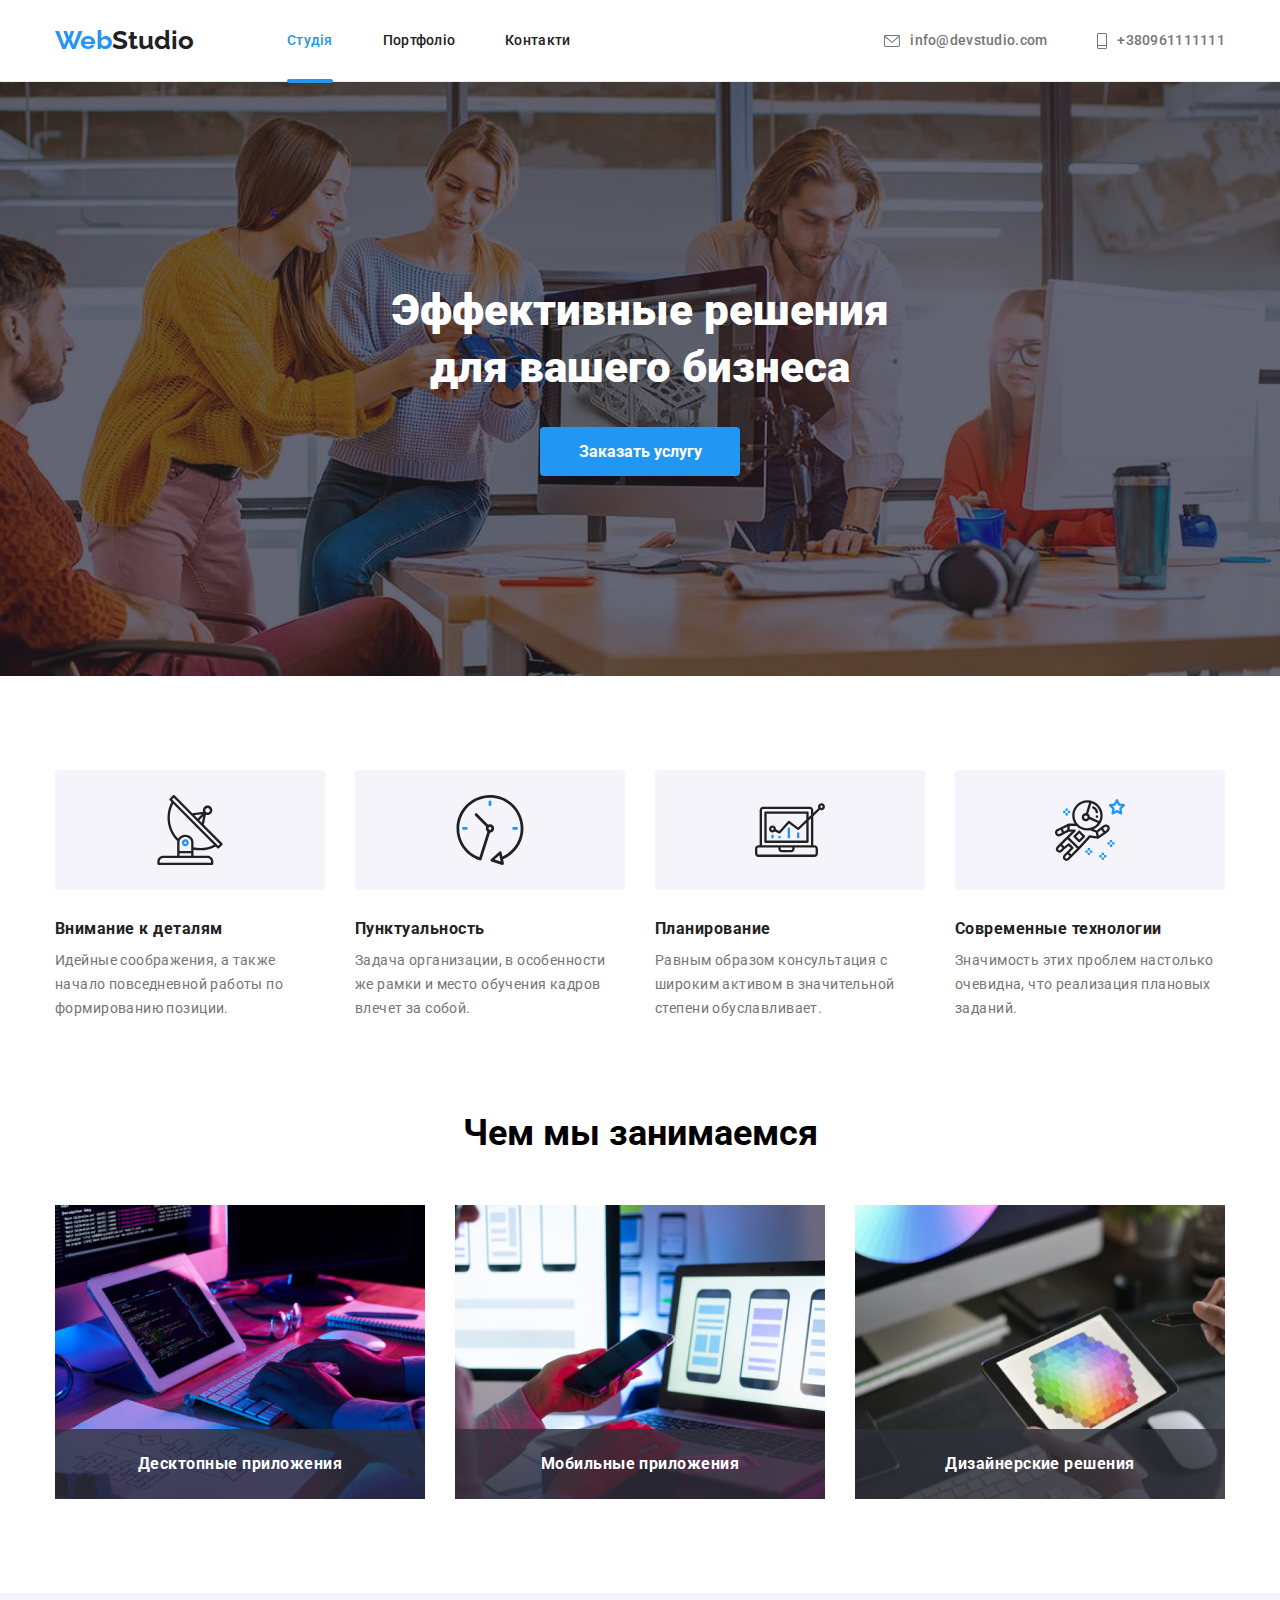
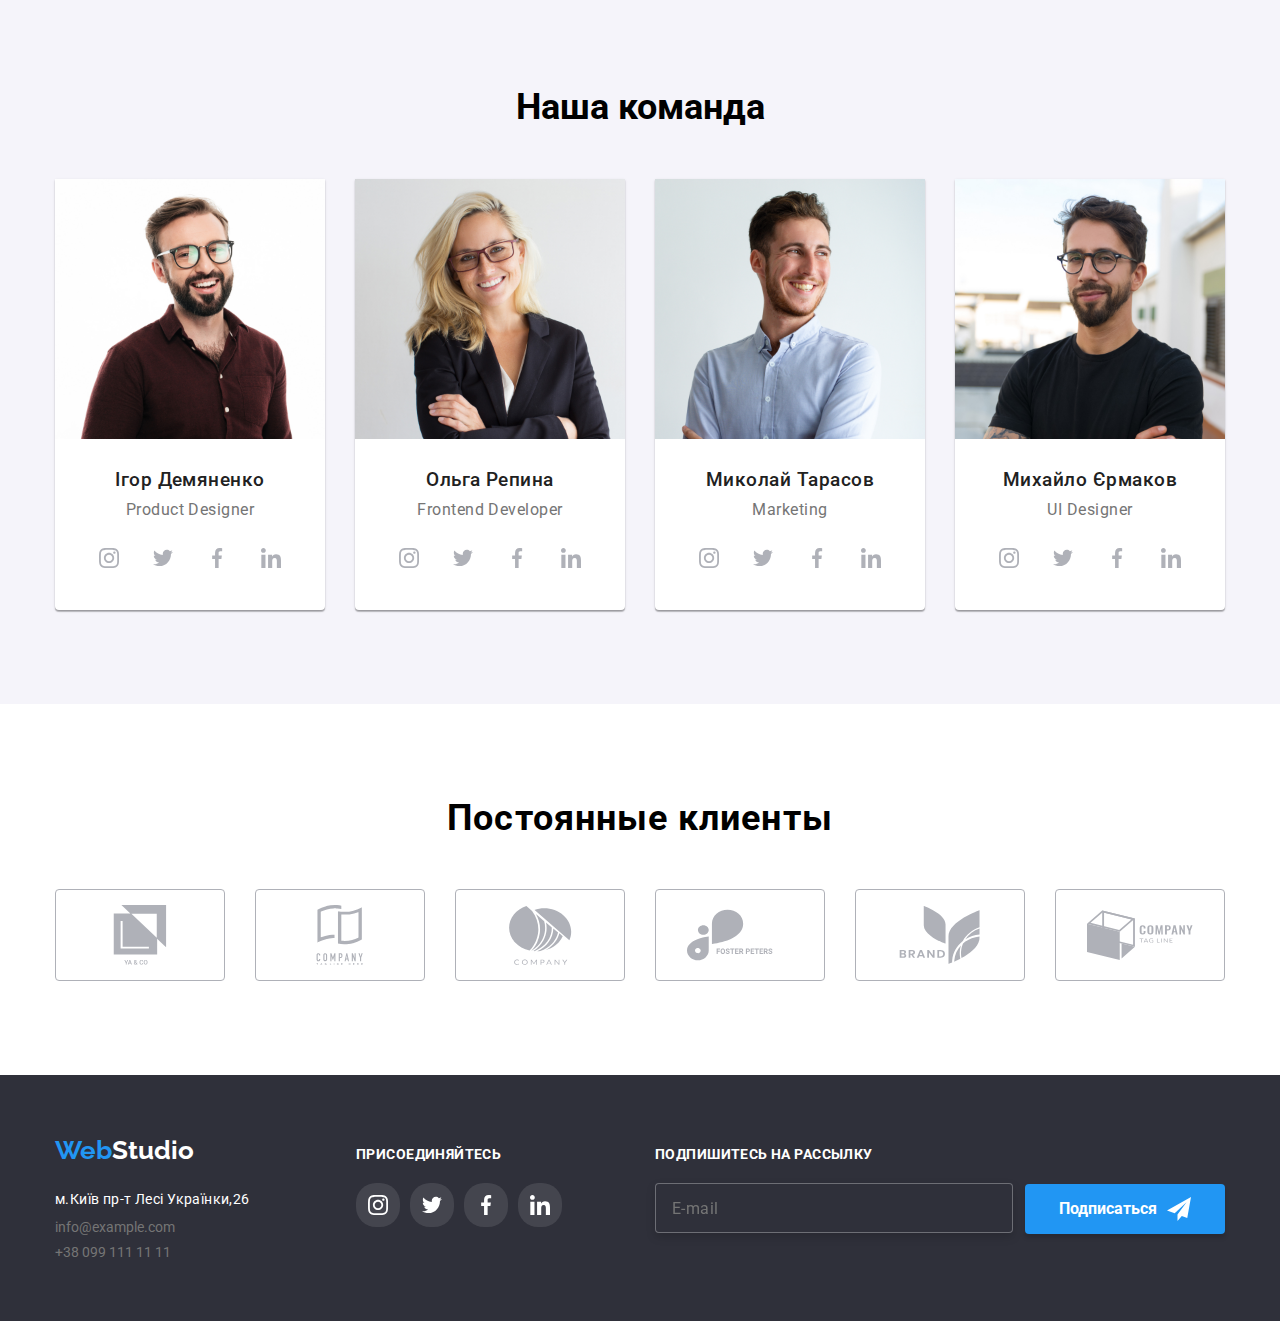
<file: index.html>
<!DOCTYPE html>
<html lang="ru">

<head>
    <meta charset="UTF-8">
    <meta http-equiv="X-UA-Compatible" content="IE=edge">
    <meta name="viewport" content="width=device-width, initial-scale=1.0">
    <link rel="stylesheet" href="https://cdnjs.cloudflare.com/ajax/libs/modern-normalize/1.1.0/modern-normalize.min.css"
        integrity="sha512-wpPYUAdjBVSE4KJnH1VR1HeZfpl1ub8YT/NKx4PuQ5NmX2tKuGu6U/JRp5y+Y8XG2tV+wKQpNHVUX03MfMFn9Q=="
        crossorigin="anonymous" referrerpolicy="no-referrer" />
    <link rel="stylesheet" href="https://cdnjs.cloudflare.com/ajax/libs/modern-normalize/1.1.0/modern-normalize.css"
        integrity="sha512-Y0MM+V6ymRKN2zStTqzQ227DWhhp4Mzdo6gnlRnuaNCbc+YN/ZH0sBCLTM4M0oSy9c9VKiCvd4Jk44aCLrNS5Q=="
        crossorigin="anonymous" referrerpolicy="no-referrer" />
    <link rel=“preconnect” href=“https://fonts.gstatic.com”>
    <link rel="preconnect" href="https://fonts.googleapis.com">
    <link rel="preconnect" href="https://fonts.gstatic.com" crossorigin>
    <link href="https://fonts.googleapis.com/css2?family=Raleway:wght@700&family=Roboto:wght@400;500;700;900&display=swap"
        rel="stylesheet">
        <link rel="stylesheet" href="./css/main.min.css">
    <title>WebStudio</title>
    <!-- <link rel="stylesheet" href="./css/styles.css"> -->
</head>

<body>
    <!--Шапка сторінки-->
    <header class="page-header">
        <div class="container container-nav">
            <a href="" class="logo page-header__logo"><span class="web">Web</span>Studio</a>
            <!---Навігація-->
            <nav>
                <ul class="site-nav list">
                    <li class="site-nav__item">
                        <a class="studio-primary line " href="">
                            Студія</a>
                    </li>
                    <li class="site-nav__item">
                        <a href="./portfolio.html" class="site-nav__link">Портфоліо</a>
                    </li>
                    <li class="site-nav__item">
                        <a href="" class="site-nav__link">Контакти</a>
                    </li>
                </ul>
            </nav>
                <ul class="contacts list">
                    <li class="contacts__item">
                        <a class="contacts__link" href="mailto:info@devstudio.com  ">
                            <svg class="contacts__iconmail" width="16" height="12">
                                <use href="./css/img.css/svg-img/symbol-defs.svg#icon-mail"></use>
                            </svg>
                            info@devstudio.com</a>
                    </li>
                    <li class="contacts__item" >
                        <a class="contacts__link" href="tel:+380961111111 "> 
                            <svg class="contacts__iconphone" width="10" height="16">
                                <use href="./css/img.css/svg-img/symbol-defs.svg#icon-phone"></use>
                            </svg>
                            +380961111111</a>
                    </li>
                </ul>
        </div>
    </header>
</body>
    <main>
        <!--Рішення для бізнесу-->
        <section class="section-article">
                <div class="container">
                    <h1 class="section-article__title">Эффективные решения <br> для вашего бизнеса</h1>
                    <button data-modal-open type="button" class="section-article__button" >Заказать услугу</button>
                </div>
        </section>
        <!--Самі рішення-->
        <section class="section-solutions section">
            <div class="container">
                <h2  class="visually-hidden">Рішення</h2>
                <ul class="section-solutions__list list">
                    <li class="section-solutions__item">
                        <div class="section-solutions__icons">
                            <svg width="70" height="70">
                                <use href="./css/img.css/svg-img/symbol-defs.svg#icon-antenna"></use>
                            </svg>
                        </div>
                        <h3 class="section-solutions__title">Внимание к деталям</h3>
                        <p class="section-solutions__content">
                            Идейные соображения, а также начало повседневной работы по формированию позиции.
                        </p>
                    </li>
                    <li class="section-solutions__item">
                        <div class="section-solutions__icons">
                            <svg  width="70" height="70">
                                <use href="./css/img.css/svg-img/symbol-defs.svg#icon-clock"></use>
                            </svg>
                        </div>
                        <h3 class="section-solutions__title">Пунктуальность</h3>
                        <p class="section-solutions__content">
                            Задача организации, в особенности <br> же рамки и место обучения кадров влечет за собой.
                        </p>
                    </li>
                    <li class="section-solutions__item">
                        <div class="section-solutions__icons">
                            <svg width="70" height="70">
                                <use href="./css/img.css/svg-img/symbol-defs.svg#icon-diagram"></use>
                            </svg>
                        </div>
                        <h3 class="section-solutions__title">Планирование</h3>
                        <p class="section-solutions__content">
                            Равным образом консультация с широким активом в значительной степени обуславливает.
                        </p>
                    </li>
                    <li class="section-solutions__item">
                        <div class="section-solutions__icons">
                            <svg width="70" height="70">
                                <use href="./css/img.css/svg-img/symbol-defs.svg#icon-astronaut"></use>
                            </svg>
                        </div>
                        <h3 class="section-solutions__title">Современные технологии</h3>
                        <p class="section-solutions__content">
                            Значимость этих проблем настолько очевидна, что реализация плановых заданий.
                        </p>
                    </li>
                </ul>
            </div>
        </section>
        <!--Чим ми займаємось-->
        <section class="work-section section">
            <div class="container">
                <h2 class="work-section__title work-section__title--primary">Чем мы занимаемся</h2>
                <ul class="list work-section__list">
                    <li class="work-section__item">
                        <div class="work-section__position">
                             <img src="./img/img.jpg" alt="Людина набирає текст на клавіатурі" width="370" height="294">
                        <h3 class="work-section__position--content work-section__position--frame">Десктопные приложения</h3>
                        </div>
                    </li>
                    <li class="work-section__item">
                        <div class="work-section__position">
                            <img src="./img/img(1).jpg" alt="Людина тримає телефон і рука лежить на клавіатурі ноутбука"
                                width="370" height="294">
                                <h3 class="work-section__position--content work-section__position--frame">Мобильные приложения</h3>
                        </div>
                    </li>
                    <li class="work-section__item">
                        <div class="work-section__position">
                            <img src="./img/img(2).jpg" alt="Людина працює з планшетом" width="370" height="294">
                            <h3 class="work-section__position--content work-section__position--frame">Дизайнерские решения</h3>
                        </div>
                    </li>
                </ul>
            </div>

        </section>
        <!--Наша команда-->
        <section class="section section-team">
            <div class="container">
                <h2 class="section-team__title">Наша команда</h2>
                <ul class="section-team__list list">
                    <li class="section-team__item">
                        <img src="./img/img(3).jpg" alt="Фото чоловіка в окулярах" width="270" height="260">
                        <div class="sectin-team__box">
                            <h3 class="section-team__name">Ігор Демяненко</h3>
                            <p class="section-team__work ">Product Designer</p>
                            <div class="team-box-item">
                                <ul>
                                    <li class="team-box-list">
                                        <a class="socials" href="#">
                                            <svg width="20" height="20">
                                                <use href="./css/img.css/svg-img/symbol-defs.svg#icon-instagram"></use>
                                            </svg>
                                        </a>
                                    </li>
                                    <li  class="team-box-list">
                                        <a class="socials social-icons" href="#">
                                            <svg width="20" height="20">
                                                <use href="./css/img.css/svg-img/symbol-defs.svg#icon-twitter"></use>
                                            </svg>
                                        </a>
                                    </li>
                                    <li  class="team-box-list">
                                        <a class="socials social-icons" href="#">
                                            <svg width="20" height="20">
                                                <use href="./css/img.css/svg-img/symbol-defs.svg#icon-facebook"></use>
                                            </svg>
                                        </a>
                                    </li>
                                    <li  class="team-box-list">
                                        <a class="socials social-icons" href="#">
                                            <svg width="20" height="20">
                                                <use href="./css/img.css/svg-img/symbol-defs.svg#icon-linkedin"></use>
                                            </svg>
                                        </a>
                                    </li>
                                </ul>
                            </div>
                        </div>
                    </li>
                    <li class="section-team__item">
                        <img src="./img/img(4).jpg" alt="Жінка" width="270" height="260">
                        <div class="sectin-team__box">
                            <h3 class="section-team__name">Ольга Репина</h3>
                            <p class="section-team__work">Frontend Developer</p>
                            <div class="team-box-item">
                                <ul>
                                    <li  class="team-box-list">
                                        <a class="socials social-icons" href="#">
                                            <svg width="20" height="20">
                                                <use href="./css/img.css/svg-img/symbol-defs.svg#icon-instagram"></use>
                                            </svg>
                                        </a>
                                    </li>
                                    <li  class="team-box-list">
                                        <a class="socials social-icons" href="#">
                                            <svg width="20" height="20">
                                                <use href="./css/img.css/svg-img/symbol-defs.svg#icon-twitter"></use>
                                            </svg>
                                        </a>
                                    </li>
                                    <li  class="team-box-list">
                                        <a class="socials social-icons" href="#">
                                            <svg width="20" height="20">
                                                <use href="./css/img.css/svg-img/symbol-defs.svg#icon-facebook"></use>
                                            </svg>
                                        </a>
                                    </li>
                                    <li  class="team-box-list">
                                        <a class="socials social-icons" href="#">
                                            <svg width="20" height="20">
                                                <use href="./css/img.css/svg-img/symbol-defs.svg#icon-linkedin"></use>
                                            </svg>
                                        </a>
                                    </li>
                                </ul>
                            </div>
                        </div>
                    </li>
                    <li class="section-team__item">
                        <img src="./img/img(5).jpg" alt="Чоловік в блій рубашці" width="270" height="260">
                        <div class="sectin-team__box">
                            <h3 class="section-team__name">Миколай Тарасов</h3>
                            <p class="section-team__work">Marketing</p>
                        <div class="team-box-item">
                           <ul>
                               <li  class="team-box-list">
                                    <a class="socials social-icons" href="#">
                                        <svg width="20" height="20">
                                            <use href="./css/img.css/svg-img/symbol-defs.svg#icon-instagram"></use>
                                        </svg>
                                    </a>
                                </li>
                                <li  class="team-box-list">
                                    <a class="socials social-icons" href="#">
                                        <svg width="20" height="20">
                                            <use href="./css/img.css/svg-img/symbol-defs.svg#icon-twitter"></use>
                                        </svg>
                                    </a>
                                </li>
                                <li  class="team-box-list">
                                    <a class="socials social-icons" href="#">
                                        <svg width="20" height="20">
                                            <use href="./css/img.css/svg-img/symbol-defs.svg#icon-facebook"></use>
                                        </svg>
                                    </a>
                                </li>
                                <li  class="team-box-list">
                                    <a class="socials social-icons" href="#">
                                        <svg width="20" height="20">
                                            <use href="./css/img.css/svg-img/symbol-defs.svg#icon-linkedin"></use>
                                        </svg>
                                    </a>
                                </li>
                           </ul>
                        </div>
                        </div>
                        
                    </li>
                    <li class="section-team__item">
                        <img src="./img/img(6).jpg" alt="Чоловік в чорній футболці і окулярах" width="270" height="260">
                        <div class="sectin-team__box">
                            <h3 class="section-team__name">Михайло Єрмаков</h3>
                            <p class="section-team__work">UI Designer</p>
                            <div class="team-box-item">
                                <ul>
                                    <li  class="team-box-list">
                                        <a class="socials social-icons" href="#">
                                            <svg width="20" height="20">
                                                <use href="./css/img.css/svg-img/symbol-defs.svg#icon-instagram"></use>
                                            </svg>
                                        </a>
                                    </li>
                                    <li  class="team-box-list">
                                        <a class="socials social-icons" href="#">
                                            <svg width="20" height="20">
                                                <use href="./css/img.css/svg-img/symbol-defs.svg#icon-twitter"></use>
                                            </svg>
                                        </a>
                                    </li>
                                    <li  class="team-box-list">
                                        <a class="socials social-icons" href="#">
                                            <svg width="20" height="20">
                                                <use href="./css/img.css/svg-img/symbol-defs.svg#icon-facebook"></use>
                                            </svg>
                                        </a>
                                    </li>
                                    <li  class="team-box-list">
                                        <a class="socials social-icons" href="#">
                                            <svg width="20" height="20">
                                                <use href="./css/img.css/svg-img/symbol-defs.svg#icon-linkedin"></use>
                                            </svg>
                                        </a>
                                    </li>
                                </ul>
                            </div>
                        </div>
                        
                    </li>
                </ul>
            </div>
        </section>
        <!-- Постійні клієнти -->
        <section class="section section-clients">
            <div class="container">
                <h2 class="section-clients__list">Постоянные клиенты</h2>
                <ul class="list section-clients__logo">
                        <li class="section-clients__item"><a class="section-clients__interactive" href="#">
                            <svg width="106" height="60">
                                <use href="./css/img.css/svg-img/symbol-defs.svg#icon-yaco"></use>
                            </svg>
                        </a>
                    </li>
                        <li class="section-clients__item"><a class="section-clients__interactive" href="#">
                            <svg width="106" height="60">
                                <use href="./css/img.css/svg-img/symbol-defs.svg#icon-company-tag"></use>
                            </svg>
                        </a>
                    </li>
                    <li class="section-clients__item"><a  class="section-clients__interactive" href="#">
                        <svg width="106" height="60">
                            <use href="./css/img.css/svg-img/symbol-defs.svg#icon-company"></use>
                        </svg>
                    </a>
                </li>
                    <li class="section-clients__item"><a  class="section-clients__interactive" href="#">
                        <svg width="106" height="60">
                            <use href="./css/img.css/svg-img/symbol-defs.svg#icon-foster-peters"></use>
                        </svg>
                    </a>
                </li>
                    <li class="section-clients__item"><a  class="section-clients__interactive" href="#">
                        <svg width="106" height="60">
                            <use href="./css/img.css/svg-img/symbol-defs.svg#icon-brand"></use>
                        </svg>
                    </a>
                </li>
                    <li class="section-clients__item"><a  class="section-clients__interactive" href="#">
                        <svg width="106" height="60">
                            <use href="./css/img.css/svg-img/symbol-defs.svg#icon-company-tag-line"></use>
                        </svg>
                    </a>
                </li>
                </ul>
            </div>
        </section>
    </main>
    <!--Футер-->
    <footer class="footer">
            <div class="container footer-container">
            <div class="footer-addres">
                <a href="" class="logo footer-logo "><span class="web">Web</span><span class="studio">Studio</span></a>
            <address>
                <ul class="list footer-list">
                    <li class="address footer-item">м.Київ пр-т Лесі Українки,26</li>
                    <li class="footer-nav nav-link footer-item"><a class="link-color contacts-link-footer" href="mailto:info@example.com">info@example.com</a></li>
                    <li class="footer-nav nav-link footer-item"><a class="link-color contacts-link-footer" href="tel:+380991111111">+38 099 111 11 11</a></li>
                </ul>
            </address>
            </div>
            <div class="join">
                <h3 class="social-join">присоединяйтесь</h3>
            <ul class="social-item">
                <li class="socials-item-list">
                    <a class="socials-footer" href="#">
                        <svg width="20" height="20">
                            <use href="./css/img.css/svg-img/symbol-defs.svg#icon-instagram"></use>
                        </svg>
                    </a>
                </li>
                <li class="socials-item-list">
                    <a class="socials-footer socials-footer-link" href="#">
                        <svg width="20" height="20">
                            <use href="./css/img.css/svg-img/symbol-defs.svg#icon-twitter"></use>
                        </svg>
                    </a>
                </li>
                <li class="socials-item-list"><a class="socials-footer socials-footer-link" href="#">
                    <svg width="20" height="20">
                        <use href="./css/img.css/svg-img/symbol-defs.svg#icon-facebook"></use>
                    </svg>
                </a>
                </li>
                <li class="socials-item-list"><a class="socials-footer socials-footer-link" href="#">
                    <svg width="20" height="20">
                        <use href="./css/img.css/svg-img/symbol-defs.svg#icon-linkedin"></use>
                    </svg>
                </a></li>
            </ul>
            </div>
                <form class="forma" name="sighn-up-for-mailing"  autocomplete="on">
                    <h3 class="sighn">Подпишитесь на рассылку</h3>
                    <label class="label-mail" for="E-mail" ></label>
                    <input class="input-mail" type="email" name="E-mail" id="E-mail" placeholder="E-mail"><button class="submit-button" type="submit">
                        Подписаться
                    <svg class="send" width="24" height="24">
                        <use href="./css/img.css/svg-img/send.svg#icon-send"></use>
                    </svg></button>
                </form>
            </div>
    </footer>
<div class="backdrop is-hidden" data-modal>
    <div class="modal">
        <h2 class="modal-title">Оставьте свои данные, мы вам перезвоним</h2>
        <form class="modal-form" >
            <div class="user-contacts">
                <label class="user-contact-list" for="user-name"> Имя</label>
                <span class="position-modal span">
                    <input  type="text" name="name" id="user-name" >
                    <svg class="position-modal-icon" width="12" height="12">
                        <use href="./css/img.css/svg-img/modal-icons.svg#icon-body"></use>
                    </svg>
                </span>
            </div>
            <div class="user-contacts">
                    <label class="user-contact-list" for="user-tell">Телефон</label>
                <span class="position-modal span">
                        <input  type="tel" name="tell" id="user-tell">
                        <svg class="position-modal-icon" width="13" height="13">
                            <use href="./css/img.css/svg-img/modal-icons.svg#icon-phone"></use>
                        </svg>
                </span>
            </div>
            <div class="user-contacts">
                    <label class="user-contact-list" for="user-email">Почта</label>
                <span class="position-modal span">
                    <input  type="email" name="user-email" id="user-email" required>
                    <svg class="position-modal-icon" width="15" height="12">
                        <use href="./css/img.css/svg-img/modal-icons.svg#icon-mail"></use>
                    </svg>
                </span>
            </div>
            <div class="user-contacts contacts-comment">
                <label class="user-contact-list" for="user-comments">Комментарий</label>
                <textarea name="comments" id="user-comments" cols="30" rows="5" placeholder="Введите текст"></textarea>
            </div>
                <label class="label">
                    <input class="checkbox" type="checkbox" name="user-deal" value="deal">
                    <span class="icon"></span>
                    Соглашаюсь с рассылкой и принимаю <a class="deal" href=""> Условия договора</a></label>
                <div class="button-send">
                    <button class="btn-send" type="submit">Отправить</button>
                </div>
        </form>
    <button class="close" data-modal-close>
        <svg class="close-hover" width="11" height="11">
            <use  href="./css/img.css/svg-img/close.svg#icon-close"></use>
        </svg>
        </button>
    </div>
</div>
<script src="./js/modal.js"></script>
</body>

</html>
</file>
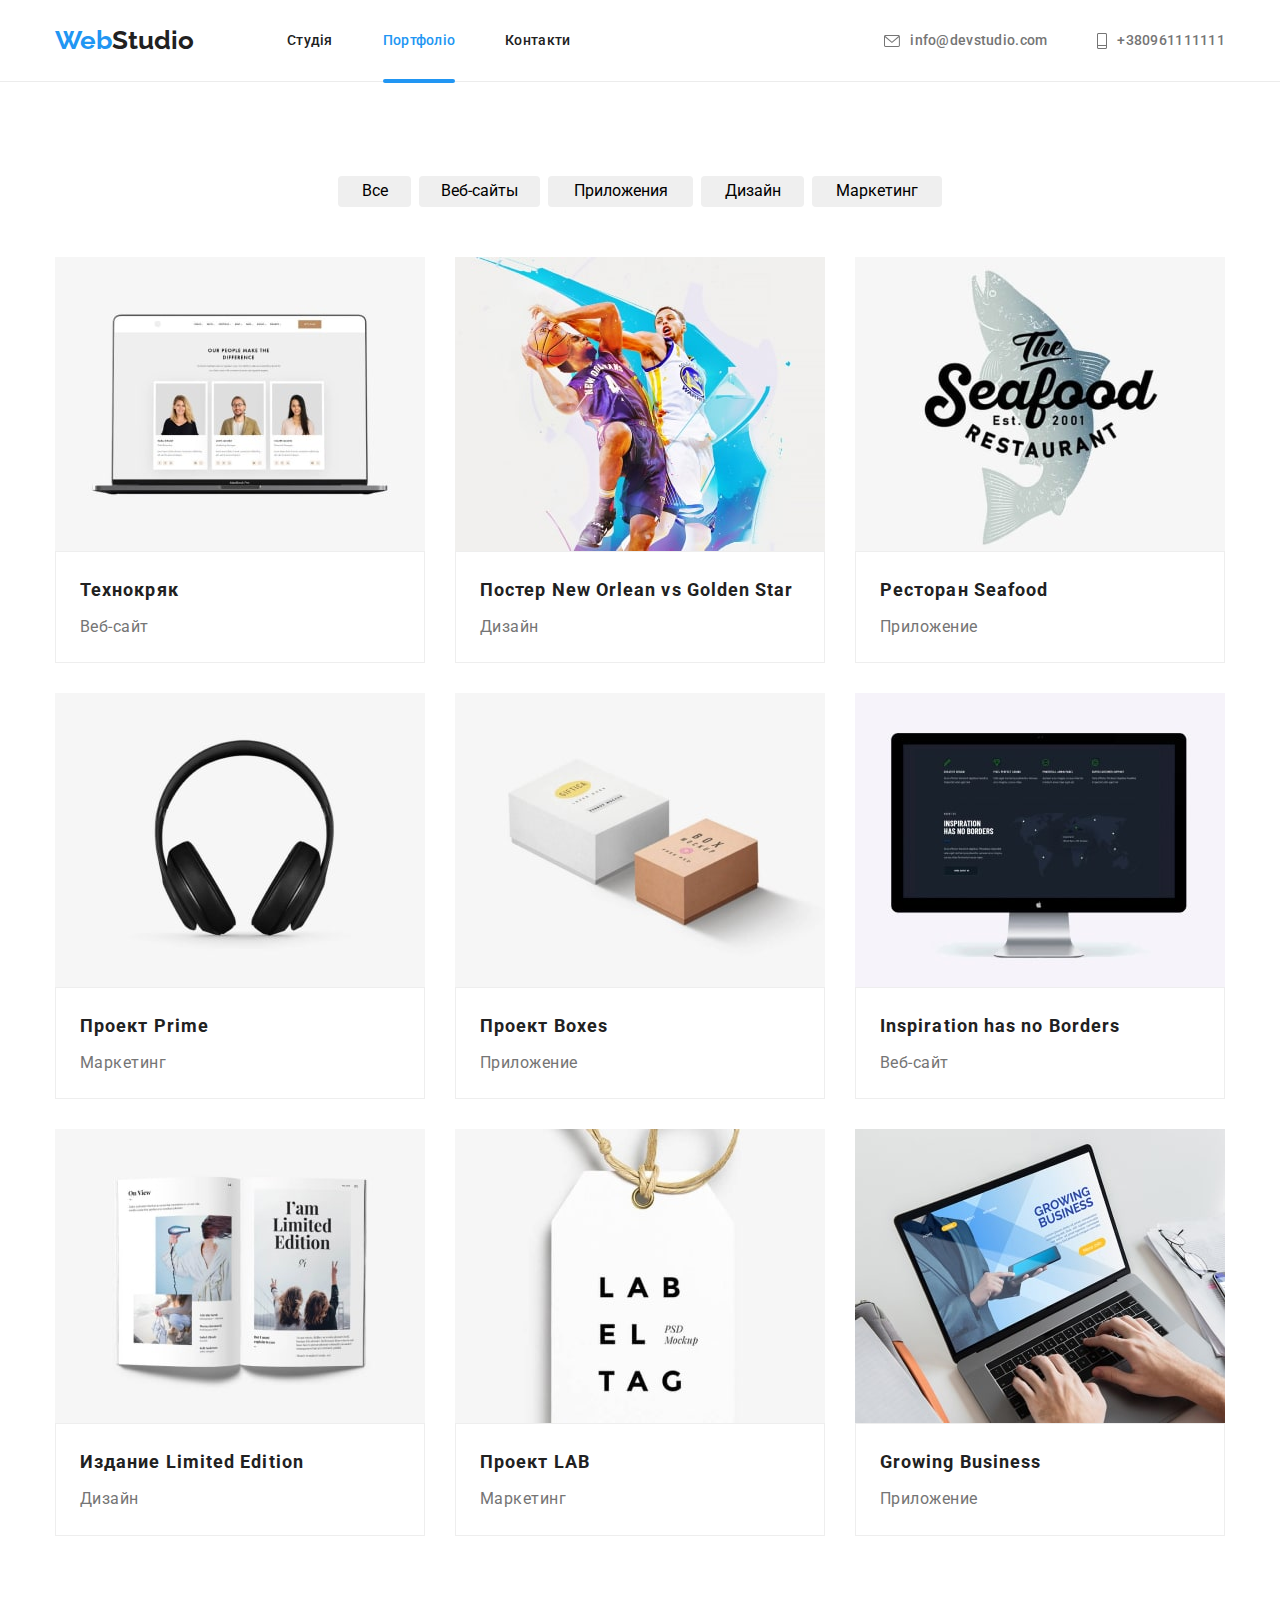
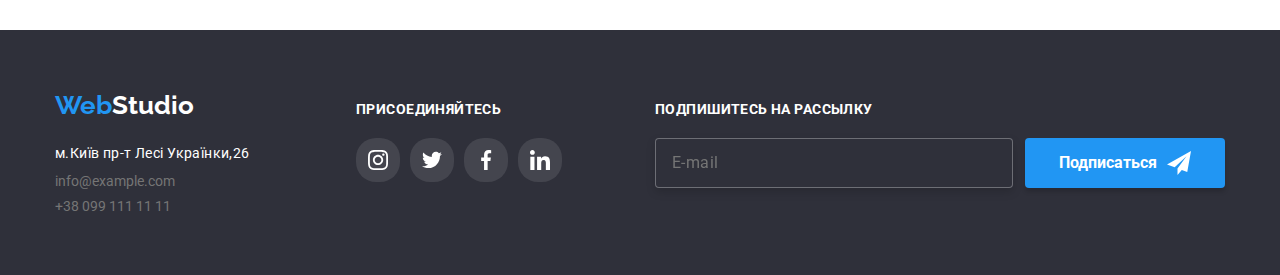
<file: portfolio.html>
<!DOCTYPE html>
<html lang="ru">

<head>
    <meta charset="UTF-8">
    <meta http-equiv="X-UA-Compatible" content="IE=edge">
    <meta name="viewport" content="width=device-width, initial-scale=1.0">
    <link rel="stylesheet" href="https://cdnjs.cloudflare.com/ajax/libs/modern-normalize/1.1.0/modern-normalize.min.css"
        integrity="sha512-wpPYUAdjBVSE4KJnH1VR1HeZfpl1ub8YT/NKx4PuQ5NmX2tKuGu6U/JRp5y+Y8XG2tV+wKQpNHVUX03MfMFn9Q=="
        crossorigin="anonymous" referrerpolicy="no-referrer" />
    <link rel="stylesheet" href="https://cdnjs.cloudflare.com/ajax/libs/modern-normalize/1.1.0/modern-normalize.css"
        integrity="sha512-Y0MM+V6ymRKN2zStTqzQ227DWhhp4Mzdo6gnlRnuaNCbc+YN/ZH0sBCLTM4M0oSy9c9VKiCvd4Jk44aCLrNS5Q=="
        crossorigin="anonymous" referrerpolicy="no-referrer" />
    <link rel=“preconnect” href=“https://fonts.gstatic.com”>
    <link rel="preconnect" href="https://fonts.googleapis.com">
    <link rel="preconnect" href="https://fonts.gstatic.com" crossorigin>
    <link
        href="https://fonts.googleapis.com/css2?family=Raleway:wght@700&family=Roboto:wght@400;500;700;900&display=swap"
        rel="stylesheet">
        <link rel="stylesheet" href="./css/main.min.css">
    <title>Портфоліо</title>
    <!-- <link rel="stylesheet" href="./css/styles.css"> -->
</head>

<body>
    <!--Шапка сторінки-->
<header class="page-header">
    <div class="container container-nav">
        <a href="" class="logo page-header__logo"><span class="web">Web</span>Studio</a>
        <!---Навігація-->
        <nav>
            <ul class="site-nav list">
                <li class="site-nav__item">
                    <a class="site-nav__link" href="./index.html">Студія</a>
                </li>
                <li class="site-nav__item">
                    <a href="" class="studio-primary line">
                        Портфоліо</a>
                </li>
                <li class="site-nav__item">
                    <a href="" class="site-nav__link">Контакти</a>
                </li>
            </ul>
        </nav>
        <ul class="contacts list">
            <li class="contacts__item">
                <a class="contacts__link" href="mailto:info@devstudio.com  ">
                    <svg class="contacts__iconmail" width="16" height="12">
                        <use href="./css/img.css/svg-img/symbol-defs.svg#icon-mail"></use>
                    </svg>
                    info@devstudio.com</a>
            </li>
            <li class="contacts__item">
                <a class="contacts__link" href="tel:+380961111111 ">
                    <svg class="contacts__iconphone" width="10" height="16">
                        <use href="./css/img.css/svg-img/symbol-defs.svg#icon-phone"></use>
                    </svg>
                    +380961111111</a>
            </li>
        </ul>
    </div>
</header>
    <!-- фільтри -->
    <main>
        <section class="section">
            <div class="portfolio-filters">
                <h1  class="visually-hidden">контент</h1>
                <ul class="filters list">
                    <li class="all-btn">
                        <button type="button" class="filters-item btn-all ">Все</button>
                    </li>
                    <li class="all-btn"> 
                        <button type="button" class="filters-item btn-website ">Веб-сайты</button>
                    </li>
                    <li class="all-btn">
                        <button type="button" class="filters-item btn-apps ">Приложения</button>
                    </li>
                    <li class="all-btn">
                        <button type="button" class="filters-item btn-design ">Дизайн</button>
                    </li>
                    <li class="all-btn">
                        <button type="button" class="filters-item btn-marketing ">Маркетинг</button>
                    </li>
                </ul>
                <h2 class="visually-hidden">вибір контенту</h2>
                <ul class="list list-content flex-section">
                    <li class="first-section">
                        <div>
                        <a class="item-hover" href="#" >
                            <div class="overlay-img"><img src="./css/img.css/img-min.jpg" alt=" ноутбук" weight="370" height="294">
                            <p class="overlay-content overlay">Технокряк это современная площадка распространения коронавируса. Компании используют эту
                                                    платформу для цифрового
                                                    шпионажа и атак на защищённые сервера конкурентов.
                                                </p></div>
                            <div class="first-section-container">
                                <h3 class="first-section-title">Технокряк</h3>
                                <p class="first-conten">Веб-сайт</p>
                            </div>
                        </a>
                        </div>
                    </li>
                    <li class="first-section">
                        <a class=" item-hover" href="" >
                            <div class="overlay-img">
                            <img src="./css/img.css/img(1)-min.jpg" alt="баскетболісти" weight="370" height="294">
                            <p class="overlay-content overlay">Технокряк это современная площадка распространения коронавируса. Компании используют эту
                                                    платформу для цифрового
                                                    шпионажа и атак на защищённые сервера конкурентов.
                                                </p></div>
                            <div class="first-section-container">
                                <h3 class="first-section-title">Постер New Orlean vs Golden Star</h3>
                                <p class="first-conten">Дизайн</p>
                            </div>
                        </a>
                    </li>
                    <li class="first-section ">
                        <a class=" item-hover" href="">
                            <div class="overlay-img">
                            <img src="./css/img.css/img(2)-min.jpg" alt="логотип ресторану" weight="370" height="294">
                            <p class="overlay-content overlay">Технокряк это современная площадка распространения коронавируса. Компании используют эту
                                                    платформу для цифрового
                                                    шпионажа и атак на защищённые сервера конкурентов.
                                                </p></div>
                            <div class="first-section-container">
                                <h3 class="first-section-title">Ресторан Seafood</h3>
                                <p class="first-conten">Приложение</p>
                            </div>
                        </a>
                    </li>
                    <li class="first-section">
                        <a class="item-hover" href="">
                            <div class="overlay-img">
                            <img src="./css/img.css/img(3)-min.jpg" alt="наушники" weight="370" height="294">
                            <p class="overlay-content overlay">Технокряк это современная площадка распространения коронавируса. Компании используют эту
                                                    платформу для цифрового
                                                    шпионажа и атак на защищённые сервера конкурентов.
                                                </p></div>
                            <div class="first-section-container">
                                <h3 class="first-section-title">Проект Prime</h3>
                                <p class="first-conten">Маркетинг</p>
                            </div>
                        </a>
                    </li>
                    <li class="first-section">
                        <a class=" item-hover" href="">
                            <div class="overlay-img">
                            <img src="./css/img.css/img(4)-min.jpg" alt="коробки" weight="370" height="294">
                            <p class="overlay-content overlay">Технокряк это современная площадка распространения коронавируса. Компании используют эту
                                                    платформу для цифрового
                                                    шпионажа и атак на защищённые сервера конкурентов.
                                                </p></div>
                            <div class="first-section-container">
                                <h3 class="first-section-title">Проект Boxes</h3>
                                <p class="first-conten">Приложение</p>
                            </div>
                        </a>
                    </li>
                    <li class="first-section">
                        <a class=" item-hover" href="">
                            <div class="overlay-img">
                            <img src="./css/img.css/img(5)-min.jpg" alt="монітор" weight="370" height="294">
                            <p class="overlay-content overlay">Технокряк это современная площадка распространения коронавируса. Компании используют эту
                                                    платформу для цифрового
                                                    шпионажа и атак на защищённые сервера конкурентов.
                                                </p></div>
                            <div class="first-section-container">
                            <h3 class="first-section-title">Inspiration has no Borders</h3>
                            <p class="first-conten">Веб-сайт</p>
                            </div>
                        </a>
                    </li>
                    <li class="first-section">
                        <a class=" item-hover" href="">
                            <div class="overlay-img">
                            <img src="./css/img.css/img(6)-min.jpg" alt="книга" weight="370" height="294">
                            <p class="overlay-content overlay">Технокряк это современная площадка распространения коронавируса. Компании используют эту
                                                    платформу для цифрового
                                                    шпионажа и атак на защищённые сервера конкурентов.
                                                </p></div>
                            <div class="first-section-container">
                                <h3 class="first-section-title">Издание Limited Edition</h3>
                                <p class="first-conten">Дизайн</p>
                            </div>
                        </a>
                    </li>
                    <li class="first-section">
                        <a class=" item-hover" href="">
                            <div class="overlay-img">
                            <img src="./css/img.css/img(7)-min.jpg" alt="картка на шнурку" weight="370" height="294">
                            <p class="overlay-content overlay">Технокряк это современная площадка распространения коронавируса. Компании используют эту
                                                    платформу для цифрового
                                                    шпионажа и атак на защищённые сервера конкурентов.
                                                </p></div>
                            <div class="first-section-container">
                                <h3 class="first-section-title">Проект LAB</h3>
                                <p class="first-conten">Маркетинг</p>
                            </div>
                        </a>
                    </li>
                    <li class="first-section">
                        <a class=" item-hover" href="">
                            <div class="overlay-img">
                            <img src="./css/img.css/img(8)-min.jpg" alt="руки,ноутбук,бумаги" weight="370" height="294">
                            <p class="overlay-content overlay">Технокряк это современная площадка распространения коронавируса. Компании используют эту
                                                    платформу для цифрового
                                                    шпионажа и атак на защищённые сервера конкурентов.
                                                </p></div>
                            <div class="first-section-container">
                                <h3 class="first-section-title">Growing Business</h3>
                                <p class="first-conten">Приложение</p>
                            </div>
                        </a>
                    </li>
                </ul>
            </div>
        </section>
    </main>
    <!-- footer -->
<footer class="footer">
    <div class="container footer-container">
        <div class="footer-addres">
            <a href="" class="logo footer-logo "><span class="web">Web</span><span class="studio">Studio</span></a>
            <address>
                <ul class="list footer-list">
                    <li class="address footer-item">м.Київ пр-т Лесі Українки,26</li>
                    <li class="footer-nav nav-link footer-item"><a class="link-color contacts-link-footer"
                            href="mailto:info@example.com">info@example.com</a></li>
                    <li class="footer-nav nav-link footer-item"><a class="link-color contacts-link-footer"
                            href="tel:+380991111111">+38 099 111 11 11</a></li>
                </ul>
            </address>
        </div>
        <div class="join">
            <h3 class="social-join">присоединяйтесь</h3>
            <ul class="social-item">
                <li class="socials-item-list">
                    <a class="socials-footer socials-footer-link" href="#">
                        <svg width="20" height="20">
                            <use href="./css/img.css/svg-img/symbol-defs.svg#icon-instagram"></use>
                        </svg>
                    </a>
                </li>
                <li class="socials-item-list">
                    <a class="socials-footer socials-footer-link" href="#">
                        <svg width="20" height="20">
                            <use href="./css/img.css/svg-img/symbol-defs.svg#icon-twitter"></use>
                        </svg>
                    </a>
                </li>
                <li class="socials-item-list"><a class="socials-footer socials-footer-link" href="#">
                        <svg width="20" height="20">
                            <use href="./css/img.css/svg-img/symbol-defs.svg#icon-facebook"></use>
                        </svg>
                    </a>
                </li>
                <li class="socials-item-list"><a class="socials-footer socials-footer-link" href="#">
                        <svg width="20" height="20">
                            <use href="./css/img.css/svg-img/symbol-defs.svg#icon-linkedin"></use>
                        </svg>
                    </a></li>
            </ul>
        </div>
        <form class="forma" name="sighn-up-for-mailing" autocomplete="on">
            <h3 class="sighn">Подпишитесь на рассылку</h3>
            <label class="label-mail" for="E-mail"></label>
            <input class="input-mail" type="email" name="E-mail" id="E-mail" placeholder="E-mail"><button class="submit-button"
                type="submit">
                Подписаться
                <svg class="send" width="24" height="24">
                    <use href="./css/img.css/svg-img/send.svg#icon-send"></use>
                </svg></button>
    </div>
</footer>
</body>

</html>
</file>
<file: css/styles.css>
/* primary-text-color #212121;
title-text-color  #757575;
accent-color #2196F3;
primary-bg-color #FFFFFF; 
cecondary-bg-color  #E5E5E5; */
:root {
  --pimary-text-color: #212121;
  --title-text-color: #757575;
  --accent-color: #2196f3;
  --primary-bg-color: #ffffff;
  --cecondary-bg-color: #e5e5e5;
}
body {
  background-color: var(--primary-bg-color);
  color: var(--primary-text-color);
  font-family: Roboto, sans-serif;
  font-size: 14px;
  line-height: 1.13;
}

h1,
h2,
h3,
ul,
p {
  margin: 0;
  padding: 0;
  list-style: none;
}
img {
  display: block;
}
.visually-hidden {
  position: absolute;
  clip: rect(0 0 0 0);
  width: 1px;
  height: 1px;
  margin: -1px;
}
/* шапка сторінки */
.page-header .container-nav {
  display: flex;
  align-items: center;
}
.page-header {
  border-bottom: 1px solid #ececec;
}
.container {
  width: 1200px;
  padding: 0 15px;
  margin: 0 auto;
}
.site-nav {
  display: flex;
}
.site-nav__item {
  display: flex;
  margin-left: 50px;
}
.site-nav__item:first-child {
  margin-left: 0;
}
.contacts__item:not(:last-child) {
  margin-right: 50px;
}
.contacts {
  display: flex;
  align-items: center;
  margin-left: auto;
}
.logo {
  color: var(--pimary-text-color);
  font-family: Raleway;
  font-weight: 700;
  font-size: 26px;
  line-height: 1.2;
  text-decoration: none;
  margin-right: 93px;
}
.page-header__logo {
  padding: 25px 0px 25px 0px;
}
.web {
  color: var(--accent-color);
}
.list {
  list-style: none;
  margin: 0;
  padding: 0;
}
/* навігація */
.site-nav,
.contacts {
  font-weight: 500;
  letter-spacing: 0.02em;
  margin-left: auto;
}
.studio-primary,
.site-nav__link,
.portfolio-primary,
.contacts__item {
  text-decoration: none;
}
.studio-primary {
  color: var(--accent-color);
  padding-top: 24px;
  padding-bottom: 24px;
  position: relative;
}
.site-nav :hover,
.site-nav :focus {
  color: var(--accent-color);
}

.site-nav__link {
  color: var(--pimary-text-color);
  padding-top: 24px;
  padding-bottom: 24px;

  transition-property: color;
  transition-duration: 250ms;
  transition-timing-function: cubic-bezier(0.4, 0, 0.2, 1);
}

.line {
  display: block;
  fill: var(--accent-color);
  width: 100%;
  position: absolute;
  bottom: -10px;
  border-radius: 2px;
}
.contacts__link:hover,
.contacts__link:focus {
  color: var(--accent-color);
}
.contacts__link {
  display: flex;
  align-items: center;
  padding-top: 24px;
  padding-bottom: 24px;
  color: #757575;
  text-decoration: none;

  transition-property: color;
  transition-duration: 250ms;
  transition-timing-function: cubic-bezier(0.4, 0, 0.2, 1);
}
.contacts__iconmail {
  margin-right: 10px;
  fill: currentColor;
}
.contacts__iconphone {
  display: inline-flex;
  justify-content: center;
  margin-right: 10px;
  fill: currentColor;
}
/* рішення для бізнесу */
.section-article__title {
  color: var(--primary-bg-color);

  font-weight: 900;
  font-size: 44px;
  line-height: 1.3;
}
.section-article {
  background-image: linear-gradient(
      rgba(47, 48, 58, 0.4),
      rgba(47, 48, 58, 0.4)
    ),
    url(../css/img.css/Img-min1.jpg);
  background-repeat: no-repeat;
  background-size: 1600px 600px;
  background-position: center;
  padding-top: 200px;
  padding-bottom: 200px;
  text-align: center;
}
.section-article__title,
.work-section__title,
.section-team__title,
.section-clients__list {
  text-align: center;
}
.section-article__button {
  cursor: pointer;
  color: var(--primary-bg-color);
  background-color: var(--accent-color);
  margin-top: 30px;
  border-radius: 4px;
  min-width: 200px;
  padding: 10px 32px;
  font-weight: bold;
  font-size: 16px;
  line-height: 1.87;
  border: none;
  font-family: inherit;
  box-shadow: 0px 4px 4px rgba(0, 0, 0, 0.15);
}
/* рішення */
.section-solutions__icons {
  display: flex;
  justify-content: center;
  align-items: center;
  margin-bottom: 30px;
  background: #f5f4fa;
  border-radius: 4px;
  height: 120px;
}
.section-solutions__title {
  color: var(--pimary-text-color);
  font-weight: bold;
  letter-spacing: 0.03em;
}
.section-solutions__item:not(:last-child) {
  margin-right: 30px;
}
.section {
  padding-top: 94px;
  padding-bottom: 94px;
}
.section-solutions__list {
  display: flex;
}
.section-solutions__content {
  color: var(--title-text-color);
  margin-top: 10px;
  height: 70px;
  width: 270px;
  line-height: 1.7;
  letter-spacing: 0.03em;
}
/* чим ми займаємось */
.work-section__position {
  position: relative;
}
.work-section__position--content {
  color: var(--primary-bg-color);
  display: flex;
  justify-content: center;
  align-items: center;
}
.work-section__position--frame {
  background-color: rgba(47, 48, 58, 0.8);
  letter-spacing: 0.03em;
  position: absolute;
  width: 370px;
  height: 70px;
  bottom: 0;
  right: 0;
}

.work-section__title--primary,
.section-team__title {
  font-size: 36px;
  line-height: 1.16;
}
.work-section {
  padding-top: 0;
}
.work-section__list {
  display: flex;
  margin-top: 50px;
}
.work-section__item:not(:first-child) {
  margin-left: auto;
}
/* наша команда */
.section-team__list {
  display: flex;
  margin-top: 50px;
  font-size: 16px;
  line-height: 1.18;
  letter-spacing: 0.03em;
}
.section-team {
  background-color: #f5f4fa;
}
.socials:hover,
.socials:focus {
  background-color: var(--accent-color);
  fill: var(--primary-bg-color);
}
.socials {
  display: flex;
  justify-content: center;
  align-items: center;
  fill: #afb1b8;
  border-radius: 50%;
  width: 44px;
  height: 44px;

  transition-property: background-color;
  transition-duration: 250ms;
  transition-timing-function: cubic-bezier(0.4, 0, 0.2, 1);
}
.section-team__item:not(:last-child) {
  margin-right: 30px;
}
.section-team__item {
  background-color: var(--primary-bg-color);
  box-shadow: 0px 1px 3px rgba(0, 0, 0, 0.12), 0px 1px 1px rgba(0, 0, 0, 0.14),
    0px 2px 1px rgba(0, 0, 0, 0.2);
  border-radius: 0px 0px 4px 4px;
}
.section-team__name {
  color: var(--pimary-text-color);
  font-weight: 500;
}
.sectin-team__box {
  text-align: center;
  padding-top: 30px;
  padding-bottom: 30px;
}
.team-box-item > ul {
  display: flex;
  justify-content: center;
  list-style: none;
  padding: 0;
  padding-top: 16px;
}
.team-box-list:not(:last-child) {
  margin-right: 10px;
}
.section-team__work {
  margin: 0;
  margin-top: 10px;

  color: var(--title-text-color);
}
/* ------------Постійні клієнти---------- */
.section-clients__logo {
  display: flex;
}
.section-clients__item:not(:last-child) {
  margin-right: 30px;
}
.section-clients__list {
  margin-bottom: 50px;
}
.section-clients__item {
  width: 170px;
  height: 92px;
}
.section-clients__interactive:hover,
.section-clients__interactive:focus {
  fill: var(--accent-color);
  border-color: var(--accent-color);
}
.section-clients__interactive {
  fill: #afb1b8;
  display: flex;
  justify-content: center;
  align-items: center;
  border-radius: 4px;
  border: 1px solid #afb1b8;
  width: 100%;
  height: 100%;

  transition-property: fill;
  transition-duration: 250ms;
  transition-timing-function: cubic-bezier(0.4, 0, 0.2, 1);
}
/* футер */
.address {
  color: var(--primary-bg-color);

  line-height: 1.74;
  letter-spacing: 0.03em;
}
.contacts-link-footer:hover,
.contacts-link-footer:focus {
  color: var(--accent-color);
}
.footer-nav {
  color: rgba(255, 255, 255, 0.6);
}
.link-color {
  color: #757575;
  text-decoration: none;

  transition-property: color;
  transition-duration: 250ms;
  transition-timing-function: cubic-bezier(0.4, 0, 0.2, 1);
}
.footer-list {
  margin-top: 20px;
  font-style: normal;
}
.footer-item {
  color: var(--primary-bg-color);
  margin-bottom: 9px;
}
.footer-item:last-child {
  margin: 0;
}
.footer {
  background-color: #2f303a;
  padding: 60px 0;
}
.footer-addres {
  flex-grow: 1;
  margin-right: 70px;
}
.footer-container {
  display: flex;
  align-items: baseline;
}
.footer-logo {
  margin: 0;
}
.social-join {
  color: var(--primary-bg-color);
  margin-bottom: 20px;
  font-family: Roboto;
  font-style: normal;
  font-weight: bold;
  font-size: 14px;
  line-height: calc(16 / 14);
  letter-spacing: 0.03em;
  text-transform: uppercase;
}
.social-item {
  display: flex;
}
.socials-item-list:not(:last-child) {
  margin-right: 10px;
}
.socials-footer {
  display: flex;
  justify-content: center;
  align-items: center;

  transition-property: background-color;
  transition-duration: 250ms;
  transition-timing-function: cubic-bezier(0.4, 0, 0.2, 1);
}
.socials-footer-link:hover,
.socials-footer-link:focus {
  background-color: #2196f3;
}
.socials-footer {
  fill: var(--primary-bg-color);
  background-color: rgba(255, 255, 255, 0.1);

  border-radius: 20px;
  width: 44px;
  height: 44px;
}
.socials-item-list {
  display: flex;
}

.studio {
  color: var(--primary-bg-color);
}
.sighn {
  font-size: 14px;
  line-height: calc(16 / 14);
  letter-spacing: 0.03em;
  text-transform: uppercase;

  margin-bottom: 20px;

  color: var(--primary-bg-color);
}
.forma {
  margin-left: 93px;
}
.label-mail {
  color: var(--primary-bg-color);
}
.submit-button {
  display: inline-flex;
  align-items: center;
  justify-content: center;

  min-width: 200px;
  min-height: 50px;
  margin-left: 12px;
  padding: 0;

  cursor: pointer;

  color: var(--primary-bg-color);
  background-color: var(--accent-color);
  border-style: none;
  box-shadow: 0px 4px 4px rgba(0, 0, 0, 0.15);
  border-radius: 4px;

  font-style: normal;
  font-weight: bold;
  font-size: 16px;
  line-height: calc(30 / 16);
}
.send {
  margin-left: 10px;
}
.input-mail {
  width: 358px;
  height: 50px;
  padding: 0;

  font-size: 16px;
  line-height: 1.25;
  letter-spacing: 0.03em;

  padding-left: 16px;

  color: rgba(255, 255, 255, 0.6);
  background-color: #2f303a;

  border: 1px solid rgba(255, 255, 255, 0.3);
  filter: drop-shadow(0px 4px 4px rgba(0, 0, 0, 0.15));
  border-radius: 4px;
}

/* --------портфоліо сторінка-------- */
.portfolio-primary {
  color: var(--accent-color);
  padding-top: 24px;
  padding-bottom: 24px;
}
/* фільтри */
.filters-item:hover,
.filters-item:focus {
  box-shadow: 0px 3px 1px rgba(0, 0, 0, 0.1), 0px 1px 2px rgba(0, 0, 0, 0.08),
    0px 2px 2px rgba(0, 0, 0, 0.12);
  cursor: pointer;
  background-color: var(--accent-color);
  color: var(--primary-bg-color);
  border-radius: 4px;
}
.filters-item {
  border: transparent;
  border-radius: 4px;

  transition-property: background-color, color, box-shadow;
  transition-duration: 250ms;
  transition-timing-function: cubic-bezier(0.4, 0, 0.2, 1);
}
.filters {
  display: flex;
  justify-content: center;

  font-weight: 500;
  font-size: 16px;
  line-height: calc(26 / 16);
  letter-spacing: 0.03em;
}
.filters :not(:last-child) {
  margin-right: 8px;
}
.btn-all {
  min-width: 73px;
  padding: 6px 22px;
  margin: 0;
}
.btn-website {
  padding: 6px 22px;
}
.btn-apps {
  min-width: 145px;
  padding: 6px 22px;
}
.btn-design {
  min-width: 103px;
  padding: 6px 22px;
}
.btn-marketing {
  width: 130px;
  padding: 6px 22px;
}
/* вибір контенту */
.first-section:nth-child(-n + 6) {
  margin-bottom: 30px;
}
.flex-section {
  display: flex;
  justify-content: center;
  flex-wrap: wrap;
  margin-top: 50px;
}
.first-section {
  width: 370px;
  margin-right: 30px;
}
.first-section > a {
  text-decoration: none;
}
.first-section:nth-child(3n) {
  margin-right: 0;
}
.first-section-container {
  border: 1px solid #eeeeee;
}
.first-section-title {
  color: var(--pimary-text-color);

  padding: 20px 24px 4px 24px;
  font-size: 18px;
  line-height: 2;
  letter-spacing: 0.06em;
}
.first-conten {
  color: var(--title-text-color);

  padding: 0 24px 20px 24px;
  letter-spacing: 0.03em;
  font-size: 16px;
  line-height: 1.9;
}

.item-hover:hover,
.item-hover:focus {
  display: block;

  box-shadow: 0px 1px 1px rgba(0, 0, 0, 0.12), 0px 4px 4px rgba(0, 0, 0, 0.06),
    1px 4px 6px rgba(0, 0, 0, 0.16);
}
.overlay-img {
  position: relative;
  overflow: hidden;
}
.item-hover:hover .overlay-content,
.item-hover:focus .overlay-content {
  transform: translateY(0);
}
.overlay {
  color: var(--primary-bg-color);

  font-size: 18px;
  line-height: calc(28 / 18);
  letter-spacing: 0.03em;
  padding: 63px 23px;
}
.overlay-content {
  background-color: rgba(33, 150, 243, 0.9);

  position: absolute;
  transform: translateY(100%);
  transition: transform 250ms;
  width: 100%;
  height: 100%;
  left: 0;
  bottom: 0;

  transition-duration: 250ms;
  transition-timing-function: cubic-bezier(0.4, 0, 0.2, 1);
}
/*----------- модальне вікно ----------*/
.backdrop.is-hidden {
  visibility: hidden;
  opacity: 0;
  pointer-events: none;
}
.backdrop {
  position: fixed;
  opacity: 1;
  top: 0;
  left: 0;

  width: 100%;
  height: 100%;
  background-color: rgba(0, 0, 0, 0.2);

  transition: opacity 250ms linear, visibility 250ms;
}
.modal {
  position: absolute;
  top: 50%;
  left: 50%;
  transform: translate(-50%, -50%);

  padding: 40px;
  width: 528px;
  height: 581px;

  background-color: var(--primary-bg-color);
  box-shadow: 0px 1px 3px rgba(0, 0, 0, 0.12), 0px 1px 1px rgba(0, 0, 0, 0.14),
    0px 2px 1px rgba(0, 0, 0, 0.2);
  border-radius: 4px;
}
.modal-title {
  margin-bottom: 12px;

  font-size: 20px;
  line-height: calc(23 / 20);
  text-align: center;
  letter-spacing: 0.03em;
}
.modal-form {
  display: flex;
  flex-direction: column;
}
.modal-form,
label:nth-child(2) {
  font-style: normal;
  font-weight: normal;
  font-size: 12px;
  line-height: 1.16;
  letter-spacing: 0.01em;

  color: var(--title-text-color);
}
.position-modal input,
.span:nth-child(2) {
  width: 448px;
  height: 40px;

  margin: 0;
  padding: 0;

  border: 1px solid rgba(33, 33, 33, 0.2);
  border-radius: 4px;

  transition-property: border-color, fill;
  transition-duration: 250ms;
  transition-timing-function: cubic-bezier(0.4, 0, 0.2, 1);
}
.position-modal input {
  padding-left: 42px;
  cursor: pointer;
}
.position-modal input:hover,
.position-modal input:focus {
  border-color: var(--accent-color);
  cursor: pointer;
}
.position-modal:hover,
.position-modal:focus {
  fill: var(--accent-color);
}
textarea:hover,
textarea:focus {
  border-color: var(--accent-color);
  cursor: pointer;
}
textarea {
  padding: 0;
  padding: 12px 16px;

  resize: none;

  transition-property: border-color;
  transition-duration: 250ms;
  transition-timing-function: cubic-bezier(0.4, 0, 0.2, 1);

  border: 1px solid rgba(33, 33, 33, 0.2);
  border-radius: 4px;
}
.position-modal {
  position: relative;
}
.position-modal-icon {
  position: absolute;
  top: 14px;
  left: 15px;
}
.user-contacts {
  display: flex;
  flex-direction: column;

  margin-bottom: 10px;
}
.user-contact-list {
  margin-bottom: 4px;
}
.contacts-comment {
  margin: 0;
  margin-bottom: 20px;
}
.label {
  display: flex;
  align-items: center;
  justify-content: space-evenly;

  margin-bottom: 30px;

  font-size: 14px;
  line-height: 1.71;
  letter-spacing: 0.03em;
}
.checkbox {
  -webkit-appearance: none;
  -moz-appearance: none;
  appearance: none;

  position: absolute;
}
.icon {
  display: inline-block;
  width: 15px;
  height: 15px;
  border: 2px solid var(--pimary-text-color);
  border-radius: 2px;

  transition-duration: 250ms;
  transition-timing-function: cubic-bezier(0.4, 0, 0.2, 1);
}
.checkbox:checked + .icon {
  border-color: transparent;
  background-color: #2196f3;
  background-image: url(./img.css/svg-img/icon-check1.svg);
  background-repeat: no-repeat;
  background-size: contain;
  background-origin: border-box;
  background-position: center;
}
.deal {
  color: var(--accent-color);
}
.button-send {
  display: flex;
  justify-content: center;
}
.btn-send {
  display: flex;
  justify-content: center;
  align-items: center;

  width: 200px;
  height: 50px;

  font-weight: 700;
  font-size: 16px;
  line-height: 1.9;
  letter-spacing: 0.06em;

  color: var(--primary-bg-color);
  background-color: var(--accent-color);

  cursor: pointer;
  border-style: none;
  box-shadow: 0px 4px 4px rgba(0, 0, 0, 0.15);
  border-radius: 4px;
}
.close {
  display: flex;
  justify-content: center;
  align-items: center;

  width: 30px;
  height: 30px;

  transition-property: fill;
  transition-duration: 250ms;
  transition-timing-function: cubic-bezier(0.4, 0, 0.2, 1);

  position: absolute;
  right: 8px;
  top: 8px;

  cursor: pointer;

  border: 1px solid rgba(0, 0, 0, 0.1);
  border-radius: 50%;

  background-color: var(--primary-bg-color);
}
.close:hover,
.close:focus {
  fill: var(--accent-color);
}
</file>
<file: css/main.min.css>
:root{--pimary-text-color: #212121;--title-text-color: #757575;--accent-color: #2196f3;--primary-bg-color: #ffffff;--cecondary-bg-color: #e5e5e5}body{background-color:var(--primary-bg-color);color:var(--primary-text-color);font-family:Roboto,sans-serif;font-size:14px;line-height:1.14}h1,h2,h3,ul,p{margin:0;padding:0;list-style:none}img{display:block}.visually-hidden{position:absolute;clip:rect(0 0 0 0);width:1px;height:1px;margin:-1px}.page-header .container-nav{display:-webkit-box;display:-ms-flexbox;display:flex;-webkit-box-align:center;-ms-flex-align:center;align-items:center}.page-header{border-bottom:1px solid #ececec}.container{width:1200px;padding:0 15px;margin:0 auto}.list{list-style:none;margin:0;padding:0}.logo{color:var(--pimary-text-color);font-family:Raleway;font-weight:700;font-size:26px;line-height:1.2;text-decoration:none;margin-right:93px}.web{color:var(--accent-color)}.page-header__logo{padding:25px 0px 25px 0px}.site-nav{display:-webkit-box;display:-ms-flexbox;display:flex}.site-nav__item{display:-webkit-box;display:-ms-flexbox;display:flex;margin-left:50px}.site-nav :first-child{margin-left:0}.site-nav,.contacts{font-weight:500;letter-spacing:.02em;margin-left:auto}.studio-primary,.site-nav__link,.portfolio-primary,.contacts__item{text-decoration:none}.studio-primary{color:var(--accent-color);padding-top:24px;padding-bottom:24px;position:relative}.line::after{content:"";position:absolute;bottom:-10px;background-color:var(--accent-color);display:-webkit-box;display:-ms-flexbox;display:flex;height:4px;width:100%;border-radius:4px}.site-nav__link{color:var(--pimary-text-color);padding-top:24px;padding-bottom:24px;-webkit-transition-property:color;transition-property:color;-webkit-transition-duration:250ms;transition-duration:250ms;-webkit-transition-timing-function:cubic-bezier(0.4, 0, 0.2, 1);transition-timing-function:cubic-bezier(0.4, 0, 0.2, 1)}.site-nav__link:hover,.site-nav__link:focus{color:var(--accent-color)}.contacts{display:-webkit-box;display:-ms-flexbox;display:flex;-webkit-box-align:center;-ms-flex-align:center;align-items:center;margin-left:auto}.contacts__item:not(:last-child){margin-right:50px}.contacts__link{display:-webkit-box;display:-ms-flexbox;display:flex;-webkit-box-align:center;-ms-flex-align:center;align-items:center;padding-top:24px;padding-bottom:24px;color:#757575;text-decoration:none;-webkit-transition-property:color;transition-property:color;-webkit-transition-duration:250ms;transition-duration:250ms;-webkit-transition-timing-function:cubic-bezier(0.4, 0, 0.2, 1);transition-timing-function:cubic-bezier(0.4, 0, 0.2, 1)}.contacts__link:hover,.contacts__link:focus{color:var(--accent-color)}.contacts__iconmail{margin-right:10px;fill:currentColor}.contacts__iconphone{display:-webkit-inline-box;display:-ms-inline-flexbox;display:inline-flex;-webkit-box-pack:center;-ms-flex-pack:center;justify-content:center;margin-right:10px;fill:currentColor}.section-article__title{color:var(--primary-bg-color);font-weight:900;font-size:44px;line-height:1.3}.section-article{background-image:-webkit-gradient(linear, left top, left bottom, from(rgba(47, 48, 58, 0.4)), to(rgba(47, 48, 58, 0.4))),url(../css/img.css/Img-min1.jpg);background-image:linear-gradient(rgba(47, 48, 58, 0.4), rgba(47, 48, 58, 0.4)),url(../css/img.css/Img-min1.jpg);background-repeat:no-repeat;background-size:1600px 600px;background-position:center;padding-top:200px;padding-bottom:200px;text-align:center}.section-article__title,.work-section__title,.section-team__title,.section-clients__list{text-align:center}.section-article__button{cursor:pointer;color:var(--primary-bg-color);background-color:var(--accent-color);margin-top:30px;border-radius:4px;min-width:200px;padding:10px 32px;font-weight:700;font-size:16px;line-height:1.87;border:none;font-family:inherit;-webkit-box-shadow:0px 4px 4px rgba(0,0,0,.15);box-shadow:0px 4px 4px rgba(0,0,0,.15)}.section-solutions__icons{display:-webkit-box;display:-ms-flexbox;display:flex;-webkit-box-pack:center;-ms-flex-pack:center;justify-content:center;-webkit-box-align:center;-ms-flex-align:center;align-items:center;margin-bottom:30px;background:#f5f4fa;border-radius:4px;height:120px}.section-solutions__title{color:var(--pimary-text-color);font-weight:bold;letter-spacing:.03em}.section-solutions__item:not(:last-child){margin-right:30px}.section{padding-top:94px;padding-bottom:94px}.section-solutions__list{display:-webkit-box;display:-ms-flexbox;display:flex}.section-solutions__content{color:var(--title-text-color);margin-top:10px;height:70px;width:270px;line-height:1.7;letter-spacing:.03em}.work-section__position{position:relative}.work-section__position--content{color:var(--primary-bg-color);display:-webkit-box;display:-ms-flexbox;display:flex;-webkit-box-pack:center;-ms-flex-pack:center;justify-content:center;-webkit-box-align:center;-ms-flex-align:center;align-items:center}.work-section__position--frame{background-color:rgba(47,48,58,.8);letter-spacing:.03em;position:absolute;width:370px;height:70px;bottom:0;right:0}.work-section__title--primary,.section-team__title{font-size:36px;line-height:1.16}.work-section{padding-top:0}.work-section__list{display:-webkit-box;display:-ms-flexbox;display:flex;margin-top:50px}.work-section__item:not(:first-child){margin-left:auto}.section-team__list{display:-webkit-box;display:-ms-flexbox;display:flex;margin-top:50px;font-size:16px;line-height:1.18;letter-spacing:.03em}.section-team{background-color:#f5f4fa}.socials{display:-webkit-box;display:-ms-flexbox;display:flex;-webkit-box-pack:center;-ms-flex-pack:center;justify-content:center;-webkit-box-align:center;-ms-flex-align:center;align-items:center;fill:#afb1b8;border-radius:50%;width:44px;height:44px;-webkit-transition-property:background-color;transition-property:background-color;-webkit-transition-duration:250ms;transition-duration:250ms;-webkit-transition-timing-function:cubic-bezier(0.4, 0, 0.2, 1);transition-timing-function:cubic-bezier(0.4, 0, 0.2, 1)}.socials:hover,.socials:focus{background-color:var(--accent-color);fill:var(--primary-bg-color)}.section-team__item:not(:last-child){margin-right:30px}.section-team__item{background-color:var(--primary-bg-color);-webkit-box-shadow:0px 1px 3px rgba(0,0,0,.12),0px 1px 1px rgba(0,0,0,.14),0px 2px 1px rgba(0,0,0,.2);box-shadow:0px 1px 3px rgba(0,0,0,.12),0px 1px 1px rgba(0,0,0,.14),0px 2px 1px rgba(0,0,0,.2);border-radius:0px 0px 4px 4px}.section-team__name{color:var(--pimary-text-color);font-weight:500}.sectin-team__box{text-align:center;padding-top:30px;padding-bottom:30px}.team-box-item>ul{display:-webkit-box;display:-ms-flexbox;display:flex;-webkit-box-pack:center;-ms-flex-pack:center;justify-content:center;list-style:none;padding:0;padding-top:16px}.team-box-list:not(:last-child){margin-right:10px}.section-team__work{margin:0;margin-top:10px;color:var(--title-text-color)}.section-clients__logo{display:-webkit-box;display:-ms-flexbox;display:flex}.section-clients__item:not(:last-child){margin-right:30px}.section-clients__list{margin-bottom:50px;font-weight:700;font-size:36px;line-height:1.16;text-align:center;letter-spacing:.03em}.section-clients__item{width:170px;height:92px}.section-clients__interactive{fill:#afb1b8;display:-webkit-box;display:-ms-flexbox;display:flex;-webkit-box-pack:center;-ms-flex-pack:center;justify-content:center;-webkit-box-align:center;-ms-flex-align:center;align-items:center;border-radius:4px;border:1px solid #afb1b8;width:100%;height:100%;-webkit-transition-property:fill;transition-property:fill;-webkit-transition-duration:250ms;transition-duration:250ms;-webkit-transition-timing-function:cubic-bezier(0.4, 0, 0.2, 1);transition-timing-function:cubic-bezier(0.4, 0, 0.2, 1)}.section-clients__interactive:hover,.section-clients__interactive:focus{fill:var(--accent-color);border-color:var(--accent-color)}.address{color:var(--primary-bg-color);line-height:1.74;letter-spacing:.03em}.contacts-link-footer:hover,.contacts-link-footer:focus{color:var(--accent-color)}.footer-nav{color:rgba(255,255,255,.6)}.link-color{color:#757575;text-decoration:none;-webkit-transition-property:color;transition-property:color;-webkit-transition-duration:250ms;transition-duration:250ms;-webkit-transition-timing-function:cubic-bezier(0.4, 0, 0.2, 1);transition-timing-function:cubic-bezier(0.4, 0, 0.2, 1)}.footer-list{margin-top:20px;font-style:normal}.footer-item{color:var(--primary-bg-color);margin-bottom:9px}.footer-item:last-child{margin:0}.footer{background-color:#2f303a;padding:60px 0}.footer-addres{-webkit-box-flex:1;-ms-flex-positive:1;flex-grow:1;margin-right:70px}.footer-container{display:-webkit-box;display:-ms-flexbox;display:flex;-webkit-box-align:baseline;-ms-flex-align:baseline;align-items:baseline}.footer-logo{margin:0}.social-join{color:var(--primary-bg-color);margin-bottom:20px;font-family:Roboto;font-style:normal;font-weight:700;font-size:14px;line-height:1.14;letter-spacing:.03em;text-transform:uppercase}.social-item{display:-webkit-box;display:-ms-flexbox;display:flex}.socials-item-list:not(:last-child){margin-right:10px}.socials-footer{display:-webkit-box;display:-ms-flexbox;display:flex;-webkit-box-pack:center;-ms-flex-pack:center;justify-content:center;-webkit-box-align:center;-ms-flex-align:center;align-items:center;-webkit-transition-property:background-color;transition-property:background-color;-webkit-transition-duration:250ms;transition-duration:250ms;-webkit-transition-timing-function:cubic-bezier(0.4, 0, 0.2, 1);transition-timing-function:cubic-bezier(0.4, 0, 0.2, 1);fill:var(--primary-bg-color);background-color:rgba(255,255,255,.1);border-radius:20px;width:44px;height:44px}.socials-footer:hover,.socials-footer:focus{background-color:#2196f3}.socials-item-list{display:-webkit-box;display:-ms-flexbox;display:flex}.studio{color:var(--primary-bg-color)}.sighn{font-size:14px;line-height:1.14;letter-spacing:.03em;text-transform:uppercase;margin-bottom:20px;color:var(--primary-bg-color)}.forma{margin-left:93px}.label-mail{color:var(--primary-bg-color)}.submit-button{display:-webkit-inline-box;display:-ms-inline-flexbox;display:inline-flex;-webkit-box-align:center;-ms-flex-align:center;align-items:center;-webkit-box-pack:center;-ms-flex-pack:center;justify-content:center;min-width:200px;min-height:50px;margin-left:12px;padding:0;cursor:pointer;color:var(--primary-bg-color);background-color:var(--accent-color);border-style:none;-webkit-box-shadow:0px 4px 4px rgba(0,0,0,.15);box-shadow:0px 4px 4px rgba(0,0,0,.15);border-radius:4px;font-style:normal;font-weight:700;font-size:16px;line-height:1.9}.send{margin-left:10px}.input-mail{width:358px;height:50px;padding:0;font-size:16px;line-height:1.25;letter-spacing:.03em;padding-left:16px;color:rgba(255,255,255,.6);background-color:#2f303a;border:1px solid rgba(255,255,255,.3);-webkit-filter:drop-shadow(0px 4px 4px rgba(0, 0, 0, 0.15));filter:drop-shadow(0px 4px 4px rgba(0, 0, 0, 0.15));border-radius:4px}.backdrop.is-hidden{visibility:hidden;opacity:0;pointer-events:none}.backdrop{position:fixed;opacity:1;top:0;left:0;width:100%;height:100%;background-color:rgba(0,0,0,.2);-webkit-transition:opacity 250ms linear,visibility 250ms;transition:opacity 250ms linear,visibility 250ms}.modal{position:absolute;top:50%;left:50%;-webkit-transform:translate(-50%, -50%);transform:translate(-50%, -50%);padding:40px;width:528px;height:581px;background-color:var(--primary-bg-color);-webkit-box-shadow:0px 1px 3px rgba(0,0,0,.12),0px 1px 1px rgba(0,0,0,.14),0px 2px 1px rgba(0,0,0,.2);box-shadow:0px 1px 3px rgba(0,0,0,.12),0px 1px 1px rgba(0,0,0,.14),0px 2px 1px rgba(0,0,0,.2);border-radius:4px}.modal-title{margin-bottom:12px;font-size:20px;line-height:1.15;text-align:center;letter-spacing:.03em}.modal-form{display:-webkit-box;display:-ms-flexbox;display:flex;-webkit-box-orient:vertical;-webkit-box-direction:normal;-ms-flex-direction:column;flex-direction:column}.modal-form:nth-child(2),label:nth-child(2){font-style:normal;font-weight:normal;font-size:12px;line-height:1.16;letter-spacing:.01em;color:var(--title-text-color)}.position-modal input,.span:nth-child(2){width:448px;height:40px;margin:0;padding:0;border:1px solid rgba(33,33,33,.2);border-radius:4px;-webkit-transition-property:border-color,fill;transition-property:border-color,fill;-webkit-transition-duration:250ms;transition-duration:250ms;-webkit-transition-timing-function:cubic-bezier(0.4, 0, 0.2, 1);transition-timing-function:cubic-bezier(0.4, 0, 0.2, 1)}.position-modal input{padding-left:42px;cursor:pointer}.position-modal input:hover,.position-modal input:focus{border-color:var(--accent-color);cursor:pointer}.position-modal:hover,.position-modal:focus{fill:var(--accent-color)}textarea:hover,textarea:focus{border-color:var(--accent-color);cursor:pointer}textarea{padding:0;padding:12px 16px;resize:none;-webkit-transition-property:border-color;transition-property:border-color;-webkit-transition-duration:250ms;transition-duration:250ms;-webkit-transition-timing-function:cubic-bezier(0.4, 0, 0.2, 1);transition-timing-function:cubic-bezier(0.4, 0, 0.2, 1);border:1px solid rgba(33,33,33,.2);border-radius:4px}.position-modal{position:relative}.position-modal-icon{position:absolute;top:14px;left:15px}.user-contacts{display:-webkit-box;display:-ms-flexbox;display:flex;-webkit-box-orient:vertical;-webkit-box-direction:normal;-ms-flex-direction:column;flex-direction:column;margin-bottom:10px}.user-contact-list{margin-bottom:4px}.contacts-comment{margin:0;margin-bottom:20px}.label{display:-webkit-box;display:-ms-flexbox;display:flex;-webkit-box-align:center;-ms-flex-align:center;align-items:center;-webkit-box-pack:space-evenly;-ms-flex-pack:space-evenly;justify-content:space-evenly;margin-bottom:30px;font-size:14px;line-height:1.71;letter-spacing:.03em}.checkbox{-webkit-appearance:none;-moz-appearance:none;appearance:none;position:absolute}.icon{display:inline-block;width:15px;height:15px;border:2px solid var(--pimary-text-color);border-radius:2px;-webkit-transition-duration:250ms;transition-duration:250ms;-webkit-transition-timing-function:cubic-bezier(0.4, 0, 0.2, 1);transition-timing-function:cubic-bezier(0.4, 0, 0.2, 1)}.checkbox:checked+.icon{border-color:transparent;background-color:#2196f3;background-image:url(./img.css/svg-img/icon-check1.svg);background-repeat:no-repeat;background-size:contain;background-origin:border-box;background-position:center}.deal{color:var(--accent-color)}.button-send{display:-webkit-box;display:-ms-flexbox;display:flex;-webkit-box-pack:center;-ms-flex-pack:center;justify-content:center}.btn-send{display:-webkit-box;display:-ms-flexbox;display:flex;-webkit-box-pack:center;-ms-flex-pack:center;justify-content:center;-webkit-box-align:center;-ms-flex-align:center;align-items:center;width:200px;height:50px;font-weight:700;font-size:16px;line-height:1.9;letter-spacing:.06em;color:var(--primary-bg-color);background-color:var(--accent-color);cursor:pointer;border-style:none;-webkit-box-shadow:0px 4px 4px rgba(0,0,0,.15);box-shadow:0px 4px 4px rgba(0,0,0,.15);border-radius:4px}.close{display:-webkit-box;display:-ms-flexbox;display:flex;-webkit-box-pack:center;-ms-flex-pack:center;justify-content:center;-webkit-box-align:center;-ms-flex-align:center;align-items:center;width:30px;height:30px;-webkit-transition-property:fill;transition-property:fill;-webkit-transition-duration:250ms;transition-duration:250ms;-webkit-transition-timing-function:cubic-bezier(0.4, 0, 0.2, 1);transition-timing-function:cubic-bezier(0.4, 0, 0.2, 1);position:absolute;right:8px;top:8px;cursor:pointer;border:1px solid rgba(0,0,0,.1);border-radius:50%;background-color:var(--primary-bg-color)}.close:hover,.close:focus{fill:var(--accent-color)}.portfolio-primary{color:var(--accent-color);padding-top:24px;padding-bottom:24px}.filters-item{border:transparent;border-radius:4px;-webkit-transition-property:background-color,color,-webkit-box-shadow;transition-property:background-color,color,-webkit-box-shadow;transition-property:background-color,color,box-shadow;transition-property:background-color,color,box-shadow,-webkit-box-shadow;-webkit-transition-duration:250ms;transition-duration:250ms;-webkit-transition-timing-function:cubic-bezier(0.4, 0, 0.2, 1);transition-timing-function:cubic-bezier(0.4, 0, 0.2, 1)}.filters-item:hover,.filters-item:focus{-webkit-box-shadow:0px 3px 1px rgba(0,0,0,.1),0px 1px 2px rgba(0,0,0,.08),0px 2px 2px rgba(0,0,0,.12);box-shadow:0px 3px 1px rgba(0,0,0,.1),0px 1px 2px rgba(0,0,0,.08),0px 2px 2px rgba(0,0,0,.12);cursor:pointer;background-color:var(--accent-color);color:var(--primary-bg-color);border-radius:4px}.filters{display:-webkit-box;display:-ms-flexbox;display:flex;-webkit-box-pack:center;-ms-flex-pack:center;justify-content:center;font-weight:500;font-size:16px;line-height:1.6;letter-spacing:.03em}.filters :not(:last-child){margin-right:8px}.btn-all{min-width:73px;padding:6px 22px;margin:0}.btn-website{padding:6px 22px}.btn-apps{min-width:145px;padding:6px 22px}.btn-design{min-width:103px;padding:6px 22px}.btn-marketing{width:130px;padding:6px 22px}.first-section:nth-child(-n+6){margin-bottom:30px}.flex-section{display:-webkit-box;display:-ms-flexbox;display:flex;-webkit-box-pack:center;-ms-flex-pack:center;justify-content:center;-ms-flex-wrap:wrap;flex-wrap:wrap;margin-top:50px}.first-section{width:370px;margin-right:30px}.first-section>a{text-decoration:none}.first-section:nth-child(3n){margin-right:0}.first-section-container{border:1px solid #eee}.first-section-title{color:var(--pimary-text-color);padding:20px 24px 4px 24px;font-size:18px;line-height:2;letter-spacing:.06em}.first-conten{color:var(--title-text-color);padding:0 24px 20px 24px;letter-spacing:.03em;font-size:16px;line-height:1.9}.item-hover{text-decoration:none}.item-hover:hover,.item-hover:focus{display:block;-webkit-box-shadow:0px 1px 1px rgba(0,0,0,.12),0px 4px 4px rgba(0,0,0,.06),1px 4px 6px rgba(0,0,0,.16);box-shadow:0px 1px 1px rgba(0,0,0,.12),0px 4px 4px rgba(0,0,0,.06),1px 4px 6px rgba(0,0,0,.16);-webkit-transition-duration:250ms;transition-duration:250ms;-webkit-transition-timing-function:cubic-bezier(0.4, 0, 0.2, 1);transition-timing-function:cubic-bezier(0.4, 0, 0.2, 1)}.overlay-img{position:relative;overflow:hidden}.item-hover:hover .overlay-content,.item-hover:focus .overlay-content{-webkit-transform:translateY(0);transform:translateY(0)}.overlay{color:var(--primary-bg-color);font-size:18px;line-height:1.6;letter-spacing:.03em;padding:63px 23px}.overlay-content{background-color:rgba(33,150,243,.9);position:absolute;-webkit-transform:translateY(100%);transform:translateY(100%);-webkit-transition:-webkit-transform 250ms;transition:-webkit-transform 250ms;transition:transform 250ms;transition:transform 250ms, -webkit-transform 250ms;width:100%;height:100%;left:0;bottom:0;-webkit-transition-duration:250ms;transition-duration:250ms;-webkit-transition-timing-function:cubic-bezier(0.4, 0, 0.2, 1);transition-timing-function:cubic-bezier(0.4, 0, 0.2, 1)}/*# sourceMappingURL=main.min.css.map */
</file>
